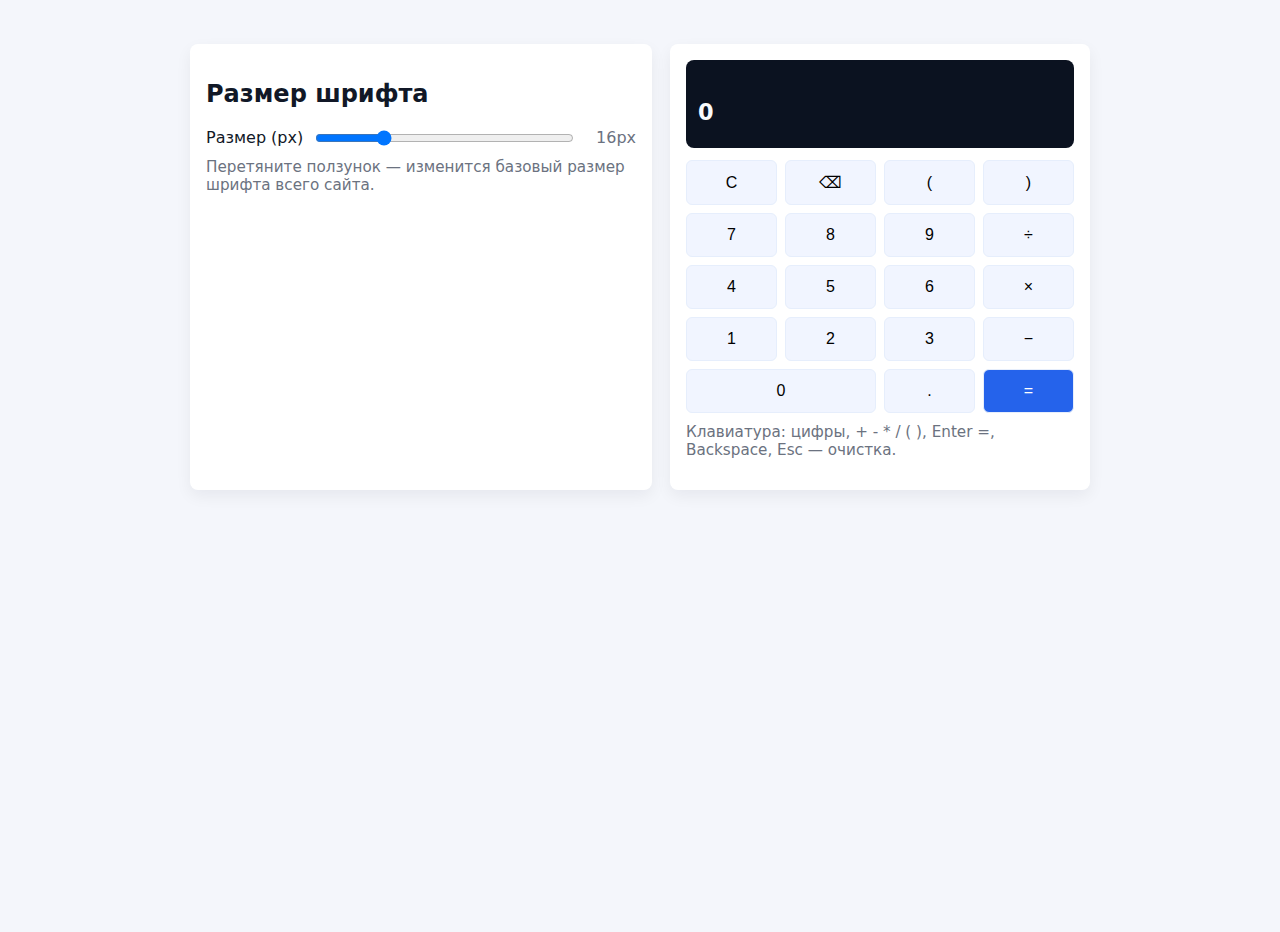
<file: HW4/index.html>
<!doctype html>
<html lang="ru">
<head>
    <meta charset="utf-8" />
    <meta name="viewport" content="width=device-width,initial-scale=1" />
    <title>Простой slider + калькулятор</title>
    <link rel="stylesheet" href="index.css">
    <script src="index.js"></script>
</head>
<body>
<main class="container">
    <section class="controls card">
        <h2>Размер шрифта</h2>
        <div class="row">
            <label for="fontRange">Размер (px)</label>
            <input id="fontRange" type="range" min="12" max="28" step="1" value="16" />
            <span id="fontValue">16px</span>
        </div>
        <p class="hint">Перетяните ползунок — изменится базовый размер шрифта всего сайта.</p>
    </section>

    <section class="card calculator" aria-label="Калькулятор">
        <div class="display">
            <div id="expr" class="expr">&nbsp;</div>
            <div id="res" class="res">0</div>
        </div>

        <div class="keys">
            <button data-action="clear">C</button>
            <button data-action="back">⌫</button>
            <button data-value="(">(</button>
            <button data-value=")">)</button>

            <button data-value="7">7</button>
            <button data-value="8">8</button>
            <button data-value="9">9</button>
            <button data-value="/">÷</button>

            <button data-value="4">4</button>
            <button data-value="5">5</button>
            <button data-value="6">6</button>
            <button data-value="*">×</button>

            <button data-value="1">1</button>
            <button data-value="2">2</button>
            <button data-value="3">3</button>
            <button data-value="-">−</button>

            <button data-value="0" class="wide">0</button>
            <button data-value=".">.</button>
            <button data-action="equals" class="equals">=</button>
        </div>
        <p class="hint">Клавиатура: цифры, + - * / ( ), Enter =, Backspace, Esc — очистка.</p>
    </section>
</main>
</body>
</html>
</file>
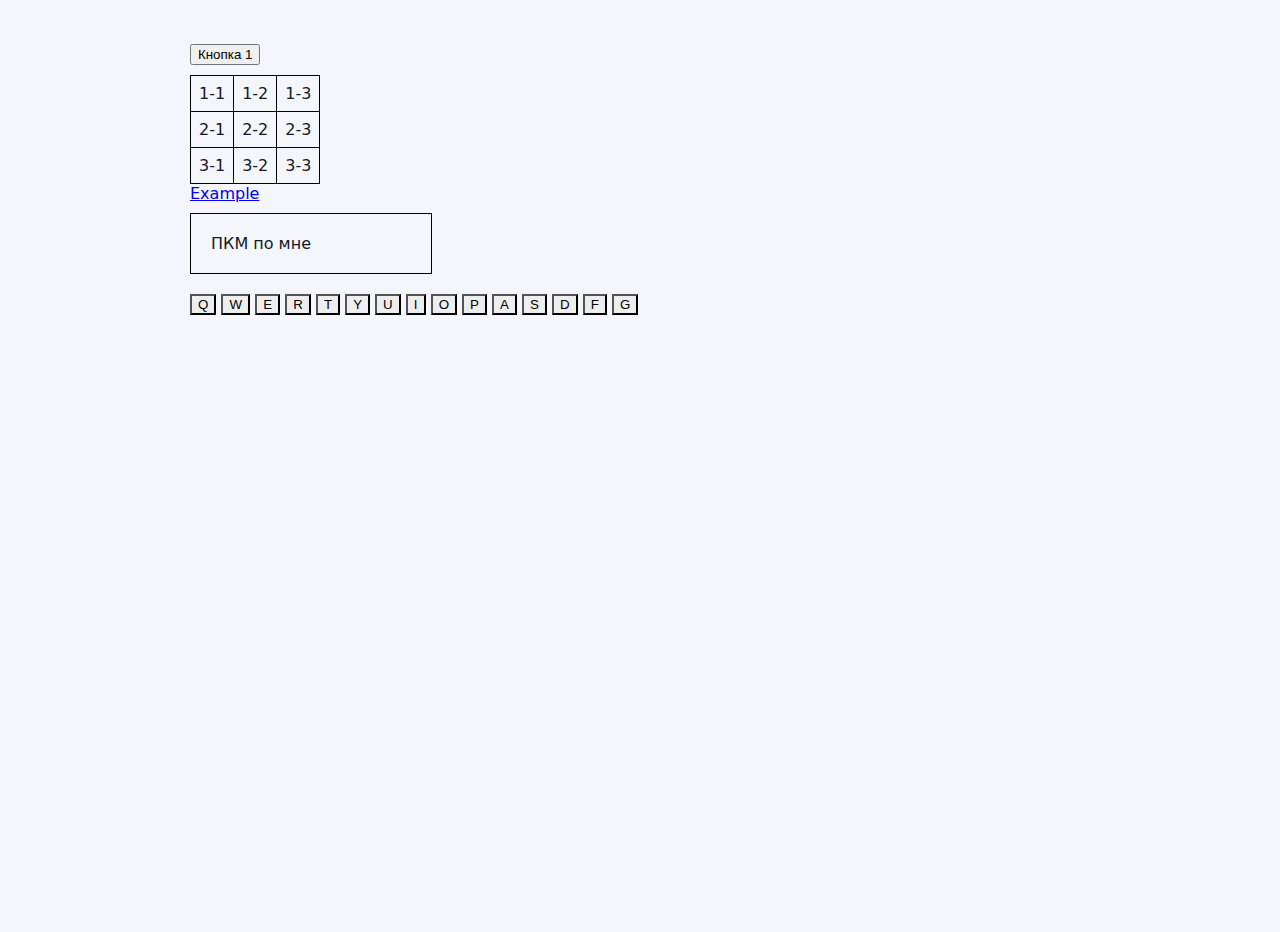
<file: HW5/index.html>
<!doctype html>
<html lang="ru">
<head>
    <meta charset="utf-8" />
    <meta name="viewport" content="width=device-width,initial-scale=1" />
    <title>Маленькие задания</title>
    <link rel="stylesheet" href="index.css">
</head>
<body>
<main class="container">
    <button id="b1">Кнопка 1</button>

    <table id="myTable">
        <tr><td>1-1</td><td>1-2</td><td>1-3</td></tr>
        <tr><td>2-1</td><td>2-2</td><td>2-3</td></tr>
        <tr><td>3-1</td><td>3-2</td><td>3-3</td></tr>
    </table>

    <a href="https://example.com" id="link">Example</a>
    <div id="tooltip"></div>

    <div id="contextArea">
        ПКМ по мне
    </div>

    <ul id="menu">
        <li>Пункт 1</li>
        <li>Пункт 2</li>
        <li>Пункт 3</li>
    </ul>

    <div id="keyboard">
        <button data-key="Q">Q</button>
        <button data-key="W">W</button>
        <button data-key="E">E</button>
        <button data-key="R">R</button>
        <button data-key="T">T</button>
        <button data-key="Y">Y</button>
        <button data-key="U">U</button>
        <button data-key="I">I</button>
        <button data-key="O">O</button>
        <button data-key="P">P</button>
        <button data-key="A">A</button>
        <button data-key="S">S</button>
        <button data-key="D">D</button>
        <button data-key="F">F</button>
        <button data-key="G">G</button>
    </div>
</main>
<script src="index.js"></script>
</body>
</html>
</file>
<file: HW4/index.css>
:root {
    --bg: #f4f6fb;
    --card: #fff;
    --accent: #2563eb;
    --muted: #6b7280;
}

html,body {
    height: 100%;
    margin: 0;
    font-family: Inter, system-ui, -apple-system, "Segoe UI", Roboto, Arial;
    background: var(--bg);
    color: #111827;
    font-size: 16px;
}

.container {
    max-width: 900px;
    margin: 32px auto;
    display: grid;
    grid-template-columns: 1fr 420px;
    gap: 18px;
    padding: 12px;
}

.card {
    background: var(--card);
    border-radius: 8px;
    padding: 16px;
    box-shadow: 0 6px 16px rgba(16,24,40,0.06);
}

.controls .row {
    display: flex;
    align-items: center;
    gap: 10px;
}

.controls label { min-width: 80px; }
#fontRange { flex: 1; }
#fontValue { min-width: 50px; text-align: right; color: var(--muted); }

.hint { color: var(--muted); font-size: 0.95rem; margin-top:10px; }

.calculator .display {
    background: #0b1220;
    color: #f8fafc;
    padding: 12px;
    border-radius: 8px;
    margin-bottom: 12px;
    min-height: 64px;
    display:flex;
    flex-direction: column;
    justify-content: center;
}
.expr { font-size: 0.9rem; color: rgba(248,250,252,0.75); }
.res { font-size: 1.4rem; font-weight: 700; }

.keys {
    display: grid;
    grid-template-columns: repeat(4, 1fr);
    gap: 8px;
}
.keys button {
    padding: 12px;
    border-radius: 6px;
    border: 1px solid #e6eefc;
    background: #f1f5ff;
    font-size: 1rem;
    cursor: pointer;
}
.keys button:active { transform: translateY(1px); }
.keys .wide { grid-column: span 2; }
.keys .equals {
    background: var(--accent);
    color: white;
    grid-column: span 1;
}

@media (max-width: 900px) {
    .container { grid-template-columns: 1fr; }
}
</file>
<file: HW5/index.css>
:root {
    --bg: #f4f6fb;
    --card: #fff;
    --accent: #2563eb;
    --muted: #6b7280;
}

html,body {
    height: 100%;
    margin: 0;
    font-family: Inter, system-ui, -apple-system, "Segoe UI", Roboto, Arial;
    background: var(--bg);
    color: #111827;
    font-size: 16px;
}

.container {
    max-width: 900px;
    margin: 32px auto;
    padding: 12px;
}

#myTable {
    margin-top: 10px;
    border-collapse: collapse;
}

#myTable td, #myTable th {
    border: 1px solid #000;
    padding: 8px;
    text-align: center;
}

#tooltip {
    position:absolute;
    display:none;
    background:#eee;
    padding:4px;
    border:1px solid #ccc;
}

#contextArea {
    margin-top: 10px;
    border:1px solid #000;
    padding:20px;
    width:200px;
}

#menu {
    position:absolute;
    display:none;
    list-style:none;
    margin:0;
    padding:0;
    background:#fff;
    border:1px solid #000;
    width:150px;
}

#menu .li {
    padding:4px;
    cursor:pointer;
}

#keyboard {
    margin-top: 20px;
}

#keyboard button {
    background-color: #eee;
}
</file>
